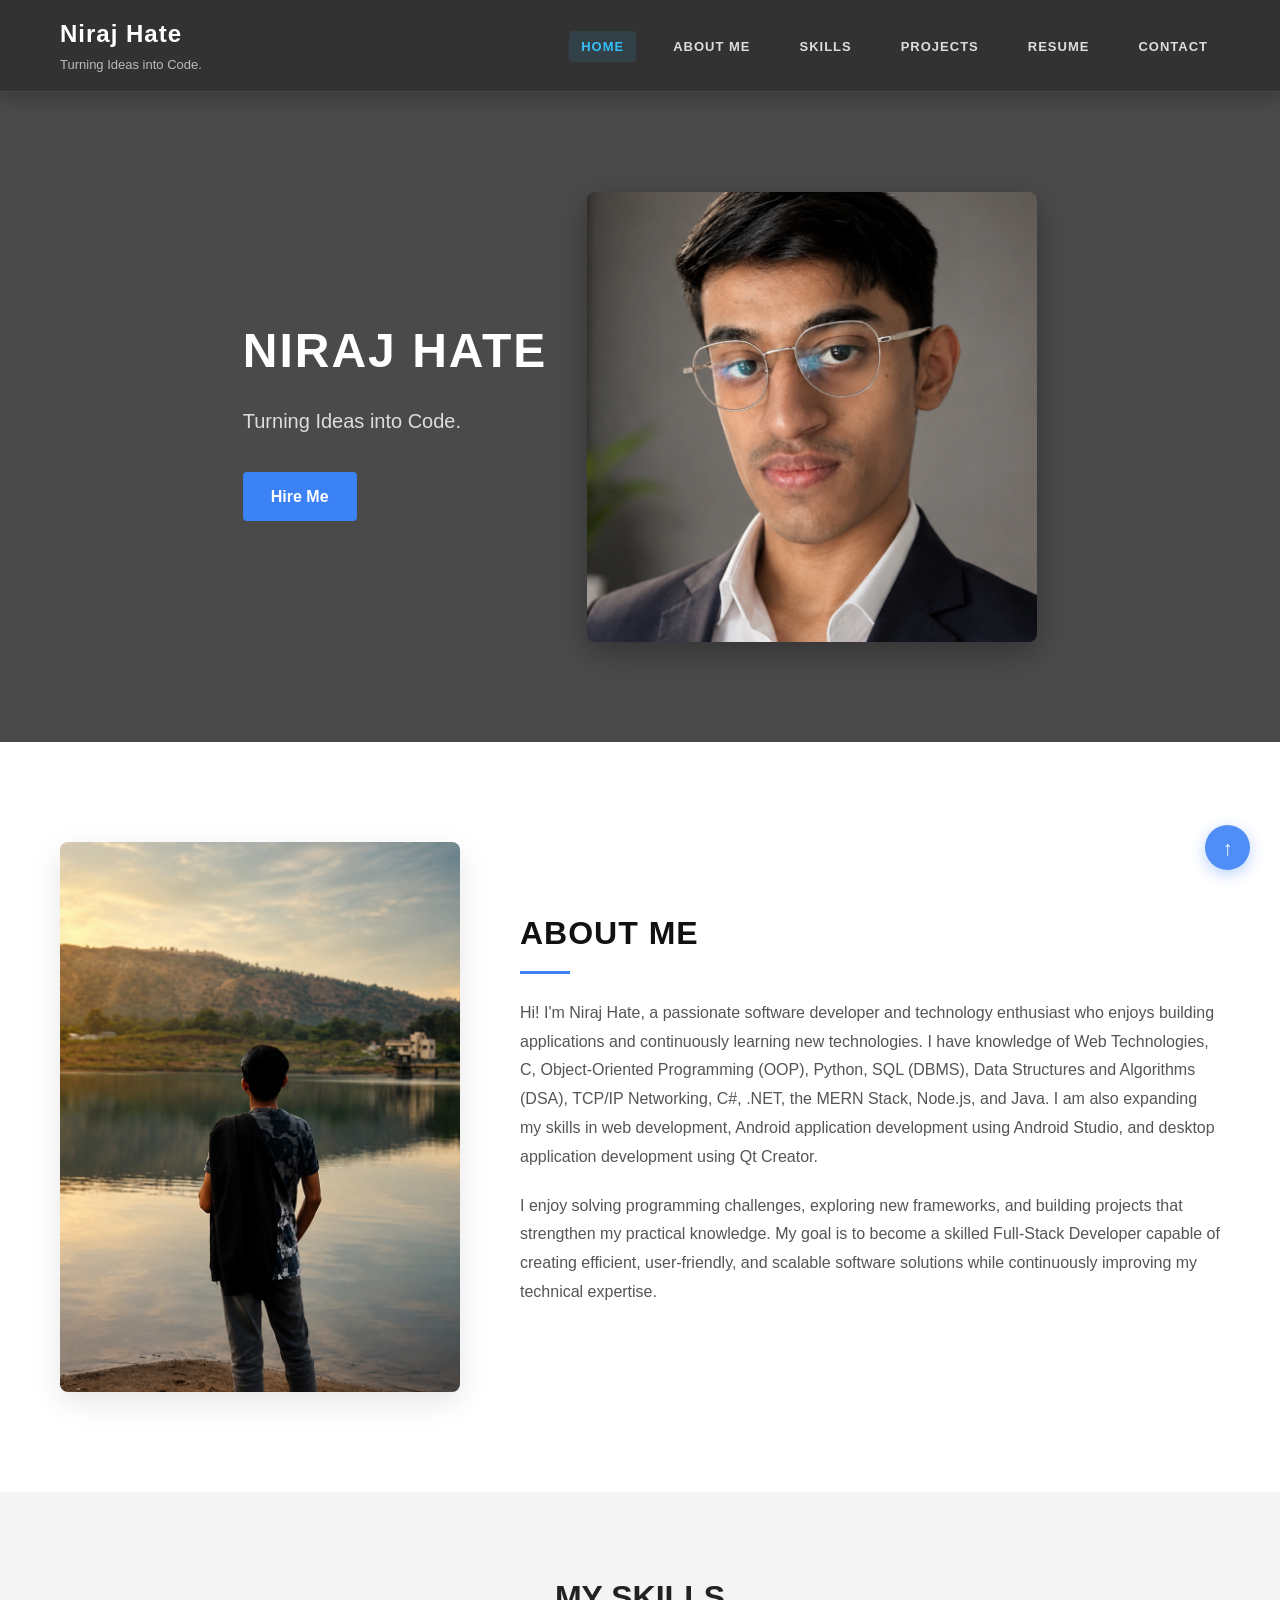
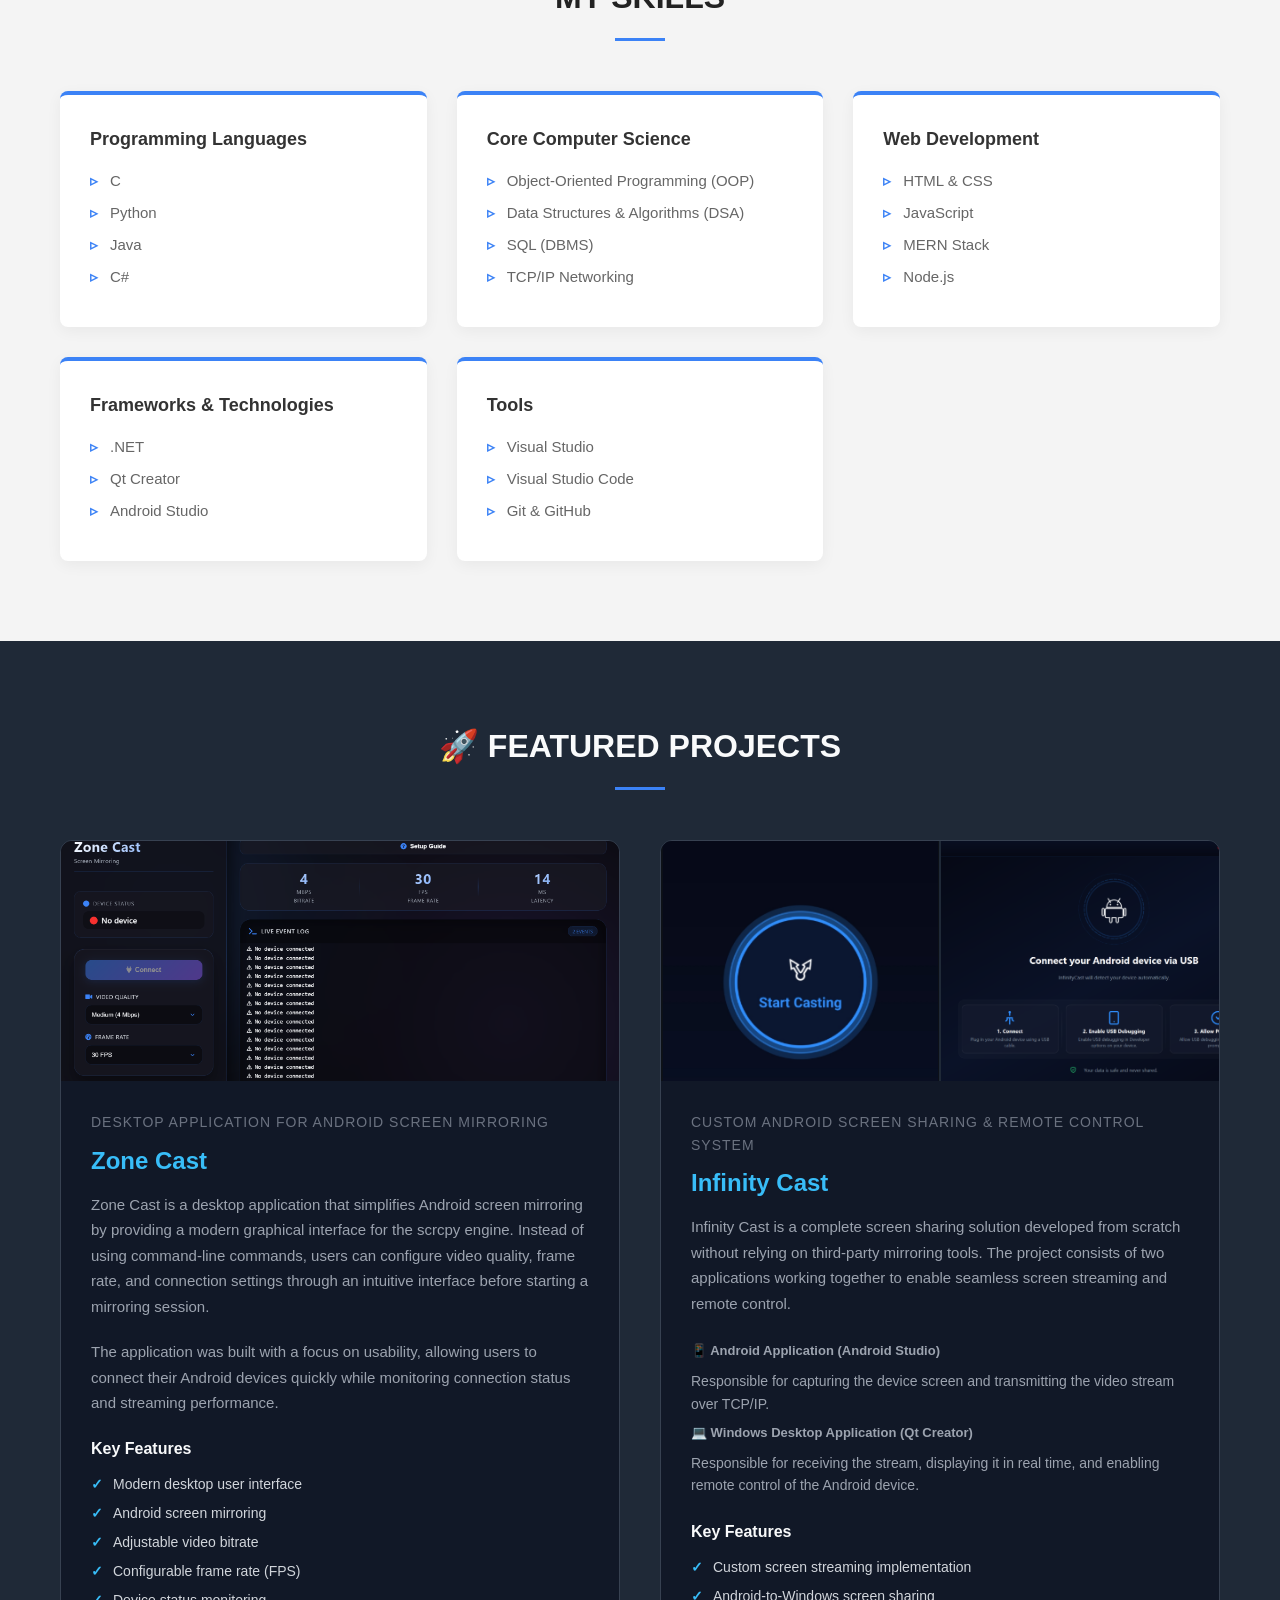
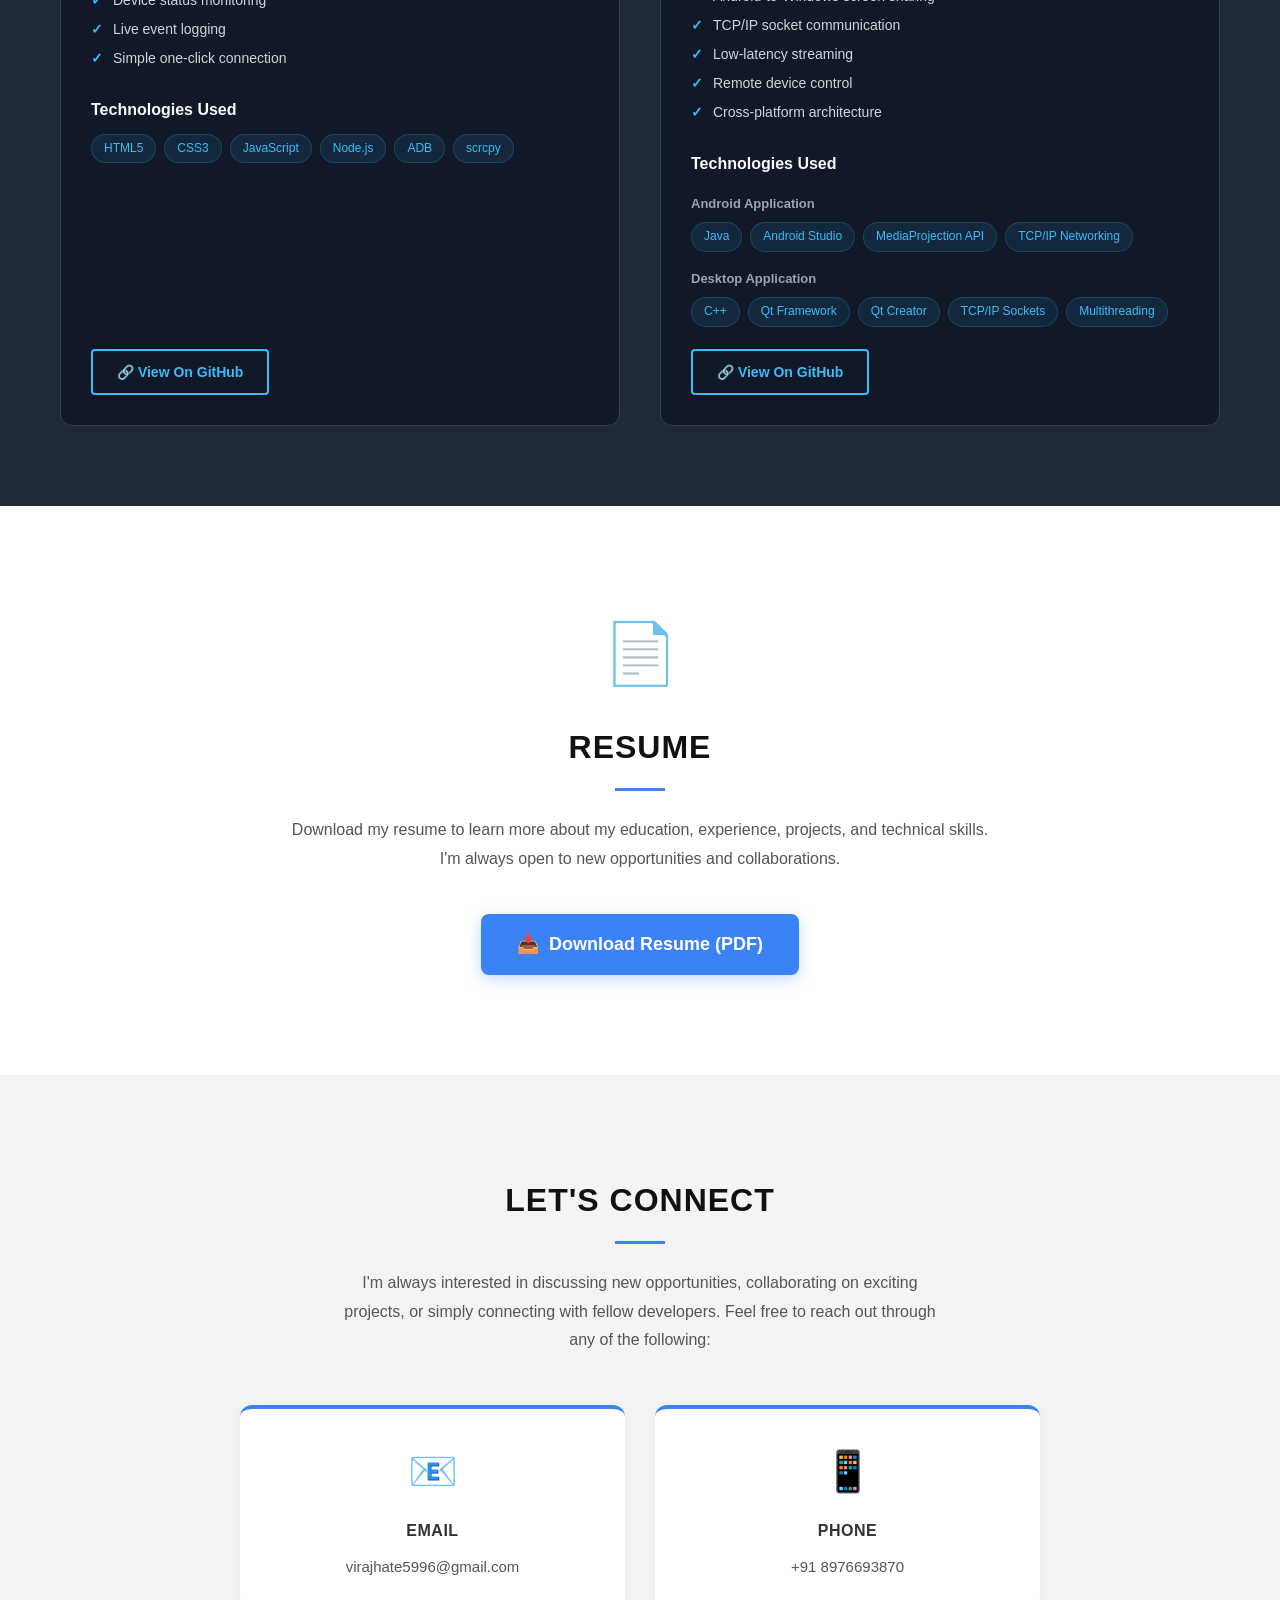
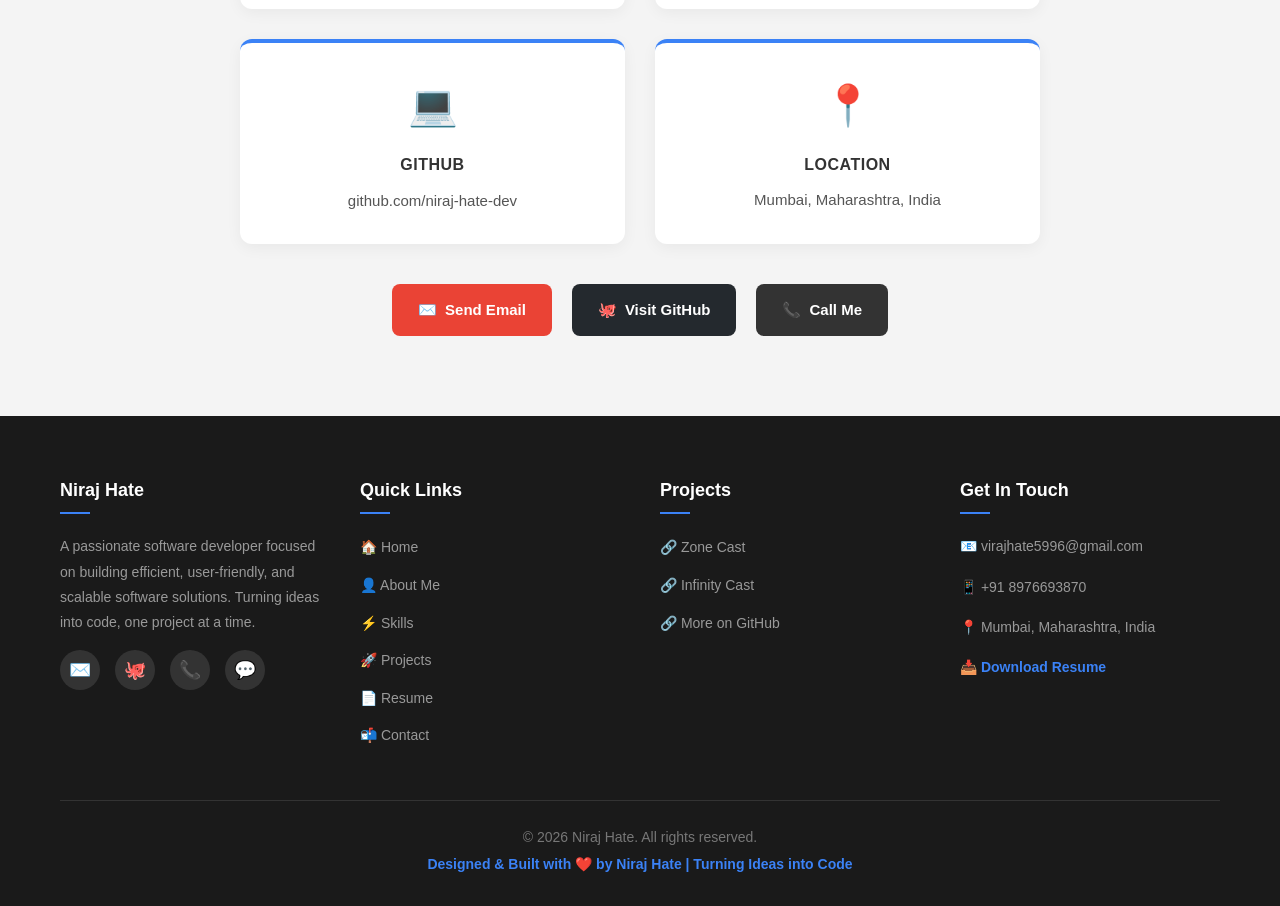
<file: Task1_Portfolio/index.html>
<!DOCTYPE html>
<html lang="en">
<head>
    <meta charset="UTF-8">
    <meta name="viewport" content="width=device-width, initial-scale=1.0, user-scalable=yes">
    <title>Niraj Hate | Online Portfolio</title>
    <style>
        /* CSS Reset & General Styles */
        * {
            margin: 0;
            padding: 0;
            box-sizing: border-box;
            font-family: 'Segoe UI', Tahoma, Geneva, Verdana, sans-serif;
        }

        html {
            scroll-behavior: smooth;
        }

        body {
            line-height: 1.6;
            color: #333;
            background-color: #2b2b2b;
        }

        a {
            text-decoration: none;
            color: inherit;
        }

        .container {
            max-width: 1200px;
            margin: 0 auto;
            padding: 0 20px;
        }

        /* Buttons */
        .btn {
            display: inline-block;
            background-color: #3b82f6;
            color: white;
            padding: 12px 28px;
            border-radius: 4px;
            font-weight: bold;
            border: none;
            cursor: pointer;
            text-transform: capitalize;
            transition: background-color 0.3s, transform 0.2s;
        }

        .btn:hover {
            background-color: #2563eb;
            transform: translateY(-2px);
        }

        .btn-outline {
            display: inline-block;
            background-color: transparent;
            color: #38bdf8;
            padding: 10px 24px;
            border-radius: 4px;
            font-weight: 600;
            border: 2px solid #38bdf8;
            cursor: pointer;
            text-transform: capitalize;
            transition: background-color 0.3s, color 0.3s, transform 0.2s;
            font-size: 14px;
            margin-top: 10px;
        }

        .btn-outline:hover {
            background-color: #38bdf8;
            color: #111827;
            transform: translateY(-2px);
        }

        .btn-download {
            display: inline-flex;
            align-items: center;
            gap: 10px;
            background-color: #3b82f6;
            color: white;
            padding: 16px 36px;
            border-radius: 8px;
            font-weight: 700;
            font-size: 18px;
            border: none;
            cursor: pointer;
            transition: all 0.3s ease;
            box-shadow: 0 4px 15px rgba(59, 130, 246, 0.3);
        }

        .btn-download:hover {
            background-color: #2563eb;
            transform: translateY(-3px);
            box-shadow: 0 8px 25px rgba(59, 130, 246, 0.5);
        }

        .btn-download i {
            font-size: 22px;
        }

        /* Header Navigation - FLOATING/STICKY */
        header {
            position: sticky;
            top: 0;
            left: 0;
            width: 100%;
            z-index: 1000;
            background-color: rgba(51, 51, 51, 0.95);
            backdrop-filter: blur(10px);
            color: white;
            padding: 15px 0;
            border-bottom: 1px solid rgba(255, 255, 255, 0.1);
            box-shadow: 0 4px 20px rgba(0, 0, 0, 0.3);
            transition: all 0.3s ease;
        }

        .header-content {
            display: flex;
            justify-content: space-between;
            align-items: center;
            flex-wrap: wrap;
        }

        .logo h1 {
            font-size: 24px;
            font-weight: bold;
            letter-spacing: 1px;
            color: white;
        }

        .logo p {
            font-size: 13px;
            color: #bbb;
            margin-top: 2px;
        }

        nav ul {
            list-style: none;
            display: flex;
            gap: 25px;
            flex-wrap: wrap;
            align-items: center;
        }

        nav ul li a {
            font-size: 13px;
            font-weight: 600;
            text-transform: uppercase;
            letter-spacing: 1px;
            transition: color 0.3s, background-color 0.3s;
            padding: 8px 12px;
            border-radius: 4px;
            color: #ddd;
        }

        nav ul li a:hover {
            color: #38bdf8;
            background-color: rgba(255, 255, 255, 0.05);
        }

        nav ul li a.active {
            color: #38bdf8;
            background-color: rgba(56, 189, 248, 0.1);
        }

        /* Hero Section */
        .hero {
            background-color: #4a4a4a;
            color: white;
            padding: 100px 0;
            min-height: 60vh;
            display: flex;
            align-items: center;
            margin-top: 0;
        }

        .hero-content {
            display: flex;
            align-items: center;
            justify-content: space-between;
            gap: 40px;
        }

        .hero-text {
            flex: 1;
        }

        .hero-text h2 {
            font-size: 48px;
            margin-bottom: 15px;
            text-transform: uppercase;
            letter-spacing: 2px;
        }

        .hero-text p {
            font-size: 20px;
            margin-bottom: 35px;
            color: #ddd;
            font-weight: 300;
        }

        .hero-image {
            flex: 1;
            display: flex;
            justify-content: flex-end;
        }

        .hero-image-placeholder {
            width: 450px;
            height: 450px;
            background-color: #333;
            border-radius: 8px;
            background-image: url('myface/myface.png');
            background-size: cover;
            background-position: center;
            box-shadow: 0 10px 30px rgba(0,0,0,0.3);
        }

        /* About Section */
        .about {
            background-color: white;
            padding: 100px 0;
            scroll-margin-top: 80px;
        }

        .about-content {
            display: flex;
            align-items: center;
            gap: 60px;
        }

        .about-image-placeholder {
            width: 400px;
            height: 550px;
            background-color: #eaeaea;
            border-radius: 8px;
            background-image: url('myface/myface1.png');
            background-size: cover;
            background-position: center;
            box-shadow: 0 10px 30px rgba(0,0,0,0.1);
        }

        .about-text {
            flex: 1;
        }

        .about-text h3 {
            font-size: 32px;
            margin-bottom: 25px;
            text-transform: uppercase;
            letter-spacing: 1px;
            color: #111;
        }

        .about-text h3::after {
            content: '';
            display: block;
            width: 50px;
            height: 3px;
            background-color: #3b82f6;
            margin-top: 12px;
        }

        .about-text p {
            margin-bottom: 20px;
            color: #555;
            font-size: 16px;
            line-height: 1.8;
        }

        /* Skills Section */
        .skills {
            background-color: #f4f4f4;
            padding: 80px 0;
            scroll-margin-top: 80px;
        }

        .section-title {
            text-align: center;
            font-size: 32px;
            text-transform: uppercase;
            margin-bottom: 50px;
            color: #222;
        }
        
        .section-title::after {
            content: '';
            display: block;
            width: 50px;
            height: 3px;
            background-color: #3b82f6;
            margin: 15px auto 0;
        }

        .skills-grid {
            display: grid;
            grid-template-columns: repeat(auto-fit, minmax(280px, 1fr));
            gap: 30px;
        }

        .skill-card {
            background-color: white;
            padding: 30px;
            border-radius: 8px;
            box-shadow: 0 4px 15px rgba(0,0,0,0.05);
            border-top: 4px solid #3b82f6;
        }

        .skill-card h4 {
            font-size: 18px;
            margin-bottom: 15px;
            color: #333;
        }

        .skill-card ul {
            list-style: none;
        }

        .skill-card ul li {
            position: relative;
            padding-left: 20px;
            margin-bottom: 8px;
            color: #666;
            font-size: 15px;
        }

        .skill-card ul li::before {
            content: '▹';
            position: absolute;
            left: 0;
            color: #3b82f6;
            font-weight: bold;
        }

        /* Projects Section */
        .bg-darker {
            background-color: #1f2937;
            padding: 80px 0;
            scroll-margin-top: 80px;
        }

        .bg-darker .section-title {
            color: #f9fafb;
        }

        .projects-grid {
            display: grid;
            grid-template-columns: repeat(auto-fit, minmax(380px, 1fr));
            gap: 40px;
        }

        .project-card {
            background-color: #111827;
            border-radius: 12px;
            border: 1px solid #374151;
            transition: transform 0.3s, box-shadow 0.3s, border-color 0.3s;
            overflow: hidden;
            display: flex;
            flex-direction: column;
        }

        .project-card:hover {
            transform: translateY(-8px);
            box-shadow: 0 20px 40px rgba(0,0,0,0.5);
            border-color: #38bdf8;
        }

        .project-image {
            width: 100%;
            height: 240px;
            object-fit: cover;
            display: block;
        }

        .project-gallery {
            display: grid;
            grid-template-columns: 1fr 1fr;
            grid-template-rows: 240px;
            gap: 2px;
            background-color: #1f2937;
        }

        .project-gallery img {
            width: 100%;
            height: 100%;
            object-fit: cover;
            display: block;
        }

        .project-info {
            padding: 30px;
            flex-grow: 1;
            display: flex;
            flex-direction: column;
        }

        .project-subtitle {
            color: #6b7280;
            font-size: 14px;
            font-weight: 500;
            text-transform: uppercase;
            letter-spacing: 1px;
            margin-bottom: 8px;
        }

        .project-info h3 {
            color: #38bdf8;
            margin-bottom: 12px;
            font-size: 24px;
            font-weight: 700;
        }

        .project-description {
            color: #9ca3af;
            font-size: 15px;
            line-height: 1.7;
            margin-bottom: 20px;
        }

        .feature-list {
            list-style: none;
            margin-bottom: 20px;
            padding: 0;
        }

        .feature-list li {
            position: relative;
            padding-left: 22px;
            margin-bottom: 8px;
            color: #d1d5db;
            font-size: 14px;
            line-height: 1.5;
        }

        .feature-list li::before {
            content: '✓';
            position: absolute;
            left: 0;
            color: #38bdf8;
            font-weight: bold;
            font-size: 14px;
        }

        .tech-tags {
            display: flex;
            flex-wrap: wrap;
            gap: 8px;
            margin-bottom: 20px;
        }

        .tech-tag {
            background-color: rgba(56, 189, 248, 0.1);
            color: #38bdf8;
            padding: 4px 12px;
            border-radius: 20px;
            font-size: 12px;
            font-weight: 500;
            border: 1px solid rgba(56, 189, 248, 0.2);
        }

        .tech-category {
            color: #9ca3af;
            font-size: 13px;
            font-weight: 600;
            margin-bottom: 8px;
            margin-top: 5px;
        }

        .project-links {
            margin-top: auto;
            display: flex;
            gap: 15px;
            flex-wrap: wrap;
        }

        /* Resume Section */
        .resume-section {
            background-color: white;
            padding: 100px 0;
            scroll-margin-top: 80px;
            text-align: center;
        }

        .resume-content {
            max-width: 700px;
            margin: 0 auto;
        }

        .resume-content h2 {
            font-size: 32px;
            margin-bottom: 25px;
            text-transform: uppercase;
            letter-spacing: 1px;
            color: #111;
        }

        .resume-content h2::after {
            content: '';
            display: block;
            width: 50px;
            height: 3px;
            background-color: #3b82f6;
            margin: 15px auto 0;
        }

        .resume-content p {
            color: #555;
            font-size: 16px;
            line-height: 1.8;
            margin-bottom: 40px;
        }

        .resume-icon {
            font-size: 60px;
            margin-bottom: 20px;
            display: block;
        }

        /* Contact Section */
        .contact-section {
            background-color: #f4f4f4;
            padding: 100px 0 80px;
            scroll-margin-top: 80px;
        }

        .contact-content {
            max-width: 800px;
            margin: 0 auto;
            text-align: center;
        }

        .contact-content h2 {
            font-size: 32px;
            margin-bottom: 25px;
            text-transform: uppercase;
            letter-spacing: 1px;
            color: #111;
        }

        .contact-content h2::after {
            content: '';
            display: block;
            width: 50px;
            height: 3px;
            background-color: #3b82f6;
            margin: 15px auto 0;
        }

        .contact-intro {
            color: #555;
            font-size: 16px;
            line-height: 1.8;
            margin-bottom: 50px;
            max-width: 600px;
            margin-left: auto;
            margin-right: auto;
        }

        .contact-grid {
            display: grid;
            grid-template-columns: repeat(auto-fit, minmax(250px, 1fr));
            gap: 30px;
            margin-bottom: 40px;
        }

        .contact-card {
            background-color: white;
            padding: 30px 20px;
            border-radius: 12px;
            box-shadow: 0 4px 15px rgba(0,0,0,0.05);
            transition: transform 0.3s, box-shadow 0.3s;
            text-align: center;
            border-top: 4px solid #3b82f6;
        }

        .contact-card:hover {
            transform: translateY(-5px);
            box-shadow: 0 10px 30px rgba(0,0,0,0.1);
        }

        .contact-icon {
            font-size: 40px;
            margin-bottom: 15px;
            display: block;
        }

        .contact-card h4 {
            font-size: 16px;
            color: #333;
            margin-bottom: 10px;
            font-weight: 700;
            text-transform: uppercase;
            letter-spacing: 0.5px;
        }

        .contact-card p, .contact-card a {
            color: #555;
            font-size: 15px;
            line-height: 1.6;
            word-break: break-word;
            transition: color 0.3s;
        }

        .contact-card a:hover {
            color: #3b82f6;
        }

        .social-links {
            display: flex;
            justify-content: center;
            gap: 20px;
            margin-top: 40px;
            flex-wrap: wrap;
        }

        .social-btn {
            display: inline-flex;
            align-items: center;
            gap: 8px;
            background-color: #333;
            color: white;
            padding: 12px 24px;
            border-radius: 8px;
            font-weight: 600;
            font-size: 15px;
            transition: all 0.3s ease;
            border: 2px solid transparent;
        }

        .social-btn:hover {
            background-color: #3b82f6;
            border-color: #3b82f6;
            transform: translateY(-2px);
            box-shadow: 0 5px 15px rgba(59, 130, 246, 0.4);
        }

        .social-btn.github {
            background-color: #24292e;
        }

        .social-btn.github:hover {
            background-color: #2dba4e;
            border-color: #2dba4e;
        }

        .social-btn.email {
            background-color: #ea4335;
        }

        .social-btn.email:hover {
            background-color: #d33426;
            border-color: #d33426;
        }

        /* Footer */
        footer {
            background-color: #1a1a1a;
            color: #cccccc;
            padding: 60px 0 0;
            scroll-margin-top: 80px;
        }

        .footer-content {
            display: grid;
            grid-template-columns: repeat(auto-fit, minmax(250px, 1fr));
            gap: 40px;
            padding-bottom: 40px;
            border-bottom: 1px solid #333;
        }

        .footer-column h4 {
            color: white;
            font-size: 18px;
            margin-bottom: 20px;
            font-weight: 700;
            position: relative;
            padding-bottom: 10px;
        }

        .footer-column h4::after {
            content: '';
            position: absolute;
            bottom: 0;
            left: 0;
            width: 30px;
            height: 2px;
            background-color: #3b82f6;
        }

        .footer-column p {
            color: #999;
            font-size: 14px;
            line-height: 1.8;
            margin-bottom: 15px;
        }

        .footer-links {
            list-style: none;
            padding: 0;
        }

        .footer-links li {
            margin-bottom: 12px;
        }

        .footer-links li a {
            color: #999;
            font-size: 14px;
            transition: color 0.3s, padding-left 0.3s;
            display: inline-block;
        }

        .footer-links li a:hover {
            color: #3b82f6;
            padding-left: 5px;
        }

        .footer-social {
            display: flex;
            gap: 15px;
            margin-top: 15px;
            flex-wrap: wrap;
        }

        .footer-social a {
            display: inline-flex;
            align-items: center;
            justify-content: center;
            width: 40px;
            height: 40px;
            background-color: #333;
            color: white;
            border-radius: 50%;
            font-size: 18px;
            transition: all 0.3s ease;
        }

        .footer-social a:hover {
            background-color: #3b82f6;
            transform: translateY(-3px);
            box-shadow: 0 5px 15px rgba(59, 130, 246, 0.4);
        }

        .footer-bottom {
            padding: 25px 0;
            text-align: center;
        }

        .footer-bottom p {
            color: #777;
            font-size: 14px;
            margin-bottom: 5px;
        }

        .footer-bottom .footer-tagline {
            color: #3b82f6;
            font-weight: 600;
            margin-top: 5px;
        }

        .back-to-top {
            display: inline-flex;
            align-items: center;
            justify-content: center;
            width: 45px;
            height: 45px;
            background-color: #3b82f6;
            color: white;
            border-radius: 50%;
            font-size: 20px;
            position: fixed;
            bottom: 30px;
            right: 30px;
            z-index: 999;
            box-shadow: 0 4px 15px rgba(59, 130, 246, 0.4);
            transition: all 0.3s ease;
            opacity: 0.9;
        }

        .back-to-top:hover {
            background-color: #2563eb;
            transform: translateY(-3px);
            box-shadow: 0 8px 25px rgba(59, 130, 246, 0.6);
            opacity: 1;
        }

        /* Responsive Design */
        @media (max-width: 900px) {
            .hero-content, .about-content {
                flex-direction: column;
                text-align: center;
            }

            .hero-image, .about-image-placeholder {
                width: 100%;
                max-width: 450px;
                margin: 0 auto;
                justify-content: center;
            }
            
            .about-text h3::after {
                margin: 12px auto 0;
            }

            .projects-grid {
                grid-template-columns: 1fr;
            }

            .contact-grid {
                grid-template-columns: 1fr;
                max-width: 400px;
                margin-left: auto;
                margin-right: auto;
            }

            .footer-content {
                grid-template-columns: 1fr;
                text-align: center;
            }

            .footer-column h4::after {
                left: 50%;
                transform: translateX(-50%);
            }

            .footer-social {
                justify-content: center;
            }
        }

        @media (max-width: 768px) {
            .header-content {
                flex-direction: column;
                gap: 10px;
            }
            
            nav ul {
                justify-content: center;
                gap: 12px;
            }

            nav ul li a {
                font-size: 11px;
                padding: 6px 10px;
            }

            .hero-text h2 {
                font-size: 36px;
            }

            .logo h1 {
                font-size: 22px;
            }
            
            .project-gallery {
                grid-template-columns: 1fr 1fr;
                grid-template-rows: 200px;
            }

            .social-links {
                flex-direction: column;
                align-items: center;
            }

            .social-btn {
                width: 100%;
                max-width: 300px;
                justify-content: center;
            }

            .back-to-top {
                bottom: 20px;
                right: 20px;
                width: 40px;
                height: 40px;
                font-size: 18px;
            }
        }
        
        @media (max-width: 480px) {
            .project-gallery {
                grid-template-columns: 1fr;
                grid-template-rows: 220px 220px;
            }
            
            .project-links {
                flex-direction: column;
            }
        }
    </style>
</head>
<body>

    <header>
        <div class="container header-content">
            <div class="logo">
                <h1>Niraj Hate</h1>
                <p>Turning Ideas into Code.</p>
            </div>
            <nav>
                <ul>
                    <li><a href="#" class="active">Home</a></li>
                    <li><a href="#about">About Me</a></li>
                    <li><a href="#skills">Skills</a></li>
                    <li><a href="#projects">Projects</a></li>
                    <li><a href="#resume">Resume</a></li>
                    <li><a href="#contact">Contact</a></li>
                </ul>
            </nav>
        </div>
    </header>

    <section class="hero">
        <div class="container hero-content">
            <div class="hero-text">
                <h2>Niraj Hate</h2>
                <p>Turning Ideas into Code.</p>
                <a href="#contact" class="btn">Hire Me</a>
            </div>
            <div class="hero-image">
                <div class="hero-image-placeholder"></div>
            </div>
        </div>
    </section>

    <section id="about" class="about">
        <div class="container about-content">
            <div class="about-image-placeholder"></div>
            
            <div class="about-text">
                <h3>About Me</h3>
                <p>Hi! I'm Niraj Hate, a passionate software developer and technology enthusiast who enjoys building applications and continuously learning new technologies. I have knowledge of Web Technologies, C, Object-Oriented Programming (OOP), Python, SQL (DBMS), Data Structures and Algorithms (DSA), TCP/IP Networking, C#, .NET, the MERN Stack, Node.js, and Java. I am also expanding my skills in web development, Android application development using Android Studio, and desktop application development using Qt Creator.</p>
                <p>I enjoy solving programming challenges, exploring new frameworks, and building projects that strengthen my practical knowledge. My goal is to become a skilled Full-Stack Developer capable of creating efficient, user-friendly, and scalable software solutions while continuously improving my technical expertise.</p>
            </div>
        </div>
    </section>

    <section id="skills" class="skills">
        <div class="container">
            <h2 class="section-title">My Skills</h2>
            
            <div class="skills-grid">
                <div class="skill-card">
                    <h4>Programming Languages</h4>
                    <ul>
                        <li>C</li>
                        <li>Python</li>
                        <li>Java</li>
                        <li>C#</li>
                    </ul>
                </div>

                <div class="skill-card">
                    <h4>Core Computer Science</h4>
                    <ul>
                        <li>Object-Oriented Programming (OOP)</li>
                        <li>Data Structures & Algorithms (DSA)</li>
                        <li>SQL (DBMS)</li>
                        <li>TCP/IP Networking</li>
                    </ul>
                </div>

                <div class="skill-card">
                    <h4>Web Development</h4>
                    <ul>
                        <li>HTML & CSS</li>
                        <li>JavaScript</li>
                        <li>MERN Stack</li>
                        <li>Node.js</li>
                    </ul>
                </div>

                <div class="skill-card">
                    <h4>Frameworks & Technologies</h4>
                    <ul>
                        <li>.NET</li>
                        <li>Qt Creator</li>
                        <li>Android Studio</li>
                    </ul>
                </div>

                <div class="skill-card">
                    <h4>Tools</h4>
                    <ul>
                        <li>Visual Studio</li>
                        <li>Visual Studio Code</li>
                        <li>Git & GitHub</li>
                    </ul>
                </div>
            </div>
        </div>
    </section>

    <section id="projects" class="bg-darker">
        <div class="container">
            <h2 class="section-title">🚀 Featured Projects</h2>
            
            <div class="projects-grid">
                
                <!-- Zone Cast Project -->
                <div class="project-card">
                    <img class="project-image" src="image/zonecastimage.png" alt="Zone Cast Dashboard Interface">
                    
                    <div class="project-info">
                        <p class="project-subtitle">Desktop Application for Android Screen Mirroring</p>
                        <h3>Zone Cast</h3>
                        <p class="project-description">
                            Zone Cast is a desktop application that simplifies Android screen mirroring by providing a modern graphical interface for the scrcpy engine. Instead of using command-line commands, users can configure video quality, frame rate, and connection settings through an intuitive interface before starting a mirroring session.
                        </p>
                        <p class="project-description">
                            The application was built with a focus on usability, allowing users to connect their Android devices quickly while monitoring connection status and streaming performance.
                        </p>
                        
                        <h4 style="color: #f9fafb; margin-bottom: 12px; font-size: 16px;">Key Features</h4>
                        <ul class="feature-list">
                            <li>Modern desktop user interface</li>
                            <li>Android screen mirroring</li>
                            <li>Adjustable video bitrate</li>
                            <li>Configurable frame rate (FPS)</li>
                            <li>Device status monitoring</li>
                            <li>Live event logging</li>
                            <li>Simple one-click connection</li>
                        </ul>
                        
                        <h4 style="color: #f9fafb; margin-bottom: 12px; font-size: 16px;">Technologies Used</h4>
                        <div class="tech-tags">
                            <span class="tech-tag">HTML5</span>
                            <span class="tech-tag">CSS3</span>
                            <span class="tech-tag">JavaScript</span>
                            <span class="tech-tag">Node.js</span>
                            <span class="tech-tag">ADB</span>
                            <span class="tech-tag">scrcpy</span>
                        </div>
                        
                        <div class="project-links">
                            <a href="https://github.com/niraj-hate-dev/Zone-Cast-scrcpy-control-panel-" target="_blank" class="btn-outline">🔗 View on GitHub</a>
                        </div>
                    </div>
                </div>

                <!-- Infinity Cast Project -->
                <div class="project-card">
                    <div class="project-gallery">
                        <img src="image/infintycastmobileui.png" alt="Infinity Cast Mobile UI">
                        <img src="image/infinitycastdesktopui.png" alt="Infinity Cast Desktop UI">
                    </div>
                    
                    <div class="project-info">
                        <p class="project-subtitle">Custom Android Screen Sharing & Remote Control System</p>
                        <h3>Infinity Cast</h3>
                        <p class="project-description">
                            Infinity Cast is a complete screen sharing solution developed from scratch without relying on third-party mirroring tools. The project consists of two applications working together to enable seamless screen streaming and remote control.
                        </p>
                        
                        <div style="margin-bottom: 15px;">
                            <p class="tech-category">📱 Android Application (Android Studio)</p>
                            <p style="color: #9ca3af; font-size: 14px; margin-bottom: 8px;">Responsible for capturing the device screen and transmitting the video stream over TCP/IP.</p>
                            
                            <p class="tech-category">💻 Windows Desktop Application (Qt Creator)</p>
                            <p style="color: #9ca3af; font-size: 14px; margin-bottom: 8px;">Responsible for receiving the stream, displaying it in real time, and enabling remote control of the Android device.</p>
                        </div>
                        
                        <h4 style="color: #f9fafb; margin-bottom: 12px; font-size: 16px;">Key Features</h4>
                        <ul class="feature-list">
                            <li>Custom screen streaming implementation</li>
                            <li>Android-to-Windows screen sharing</li>
                            <li>TCP/IP socket communication</li>
                            <li>Low-latency streaming</li>
                            <li>Remote device control</li>
                            <li>Cross-platform architecture</li>
                        </ul>
                        
                        <h4 style="color: #f9fafb; margin-bottom: 12px; font-size: 16px;">Technologies Used</h4>
                        
                        <p class="tech-category">Android Application</p>
                        <div class="tech-tags" style="margin-bottom: 12px;">
                            <span class="tech-tag">Java</span>
                            <span class="tech-tag">Android Studio</span>
                            <span class="tech-tag">MediaProjection API</span>
                            <span class="tech-tag">TCP/IP Networking</span>
                        </div>
                        
                        <p class="tech-category">Desktop Application</p>
                        <div class="tech-tags" style="margin-bottom: 12px;">
                            <span class="tech-tag">C++</span>
                            <span class="tech-tag">Qt Framework</span>
                            <span class="tech-tag">Qt Creator</span>
                            <span class="tech-tag">TCP/IP Sockets</span>
                            <span class="tech-tag">Multithreading</span>
                        </div>
                        
                        <div class="project-links">
                            <a href="https://github.com/niraj-hate-dev/InfinityCast" target="_blank" class="btn-outline">🔗 View on GitHub</a>
                        </div>
                    </div>
                </div>

            </div>
        </div>
    </section>

    <!-- Resume Section -->
    <section id="resume" class="resume-section">
        <div class="container">
            <div class="resume-content">
                <span class="resume-icon">📄</span>
                <h2>Resume</h2>
                <p>Download my resume to learn more about my education, experience, projects, and technical skills. I'm always open to new opportunities and collaborations.</p>
                <a href="resume/Niraj_Hate_Resume1.pdf" class="btn-download" download>
                    <span>📥</span> Download Resume (PDF)
                </a>
            </div>
        </div>
    </section>

    <!-- Contact Section -->
    <section id="contact" class="contact-section">
        <div class="container">
            <div class="contact-content">
                <h2>Let's Connect</h2>
                <p class="contact-intro">
                    I'm always interested in discussing new opportunities, collaborating on exciting projects, or simply connecting with fellow developers. Feel free to reach out through any of the following:
                </p>
                
                <div class="contact-grid">
                    <!-- Email -->
                    <div class="contact-card">
                        <span class="contact-icon">📧</span>
                        <h4>Email</h4>
                        <a href="mailto:virajhate5996@gmail.com">virajhate5996@gmail.com</a>
                    </div>
                    
                    <!-- Phone -->
                    <div class="contact-card">
                        <span class="contact-icon">📱</span>
                        <h4>Phone</h4>
                        <a href="tel:+918976693870">+91 8976693870</a>
                    </div>
                    
                    <!-- GitHub -->
                    <div class="contact-card">
                        <span class="contact-icon">💻</span>
                        <h4>GitHub</h4>
                        <a href="https://github.com/niraj-hate-dev" target="_blank">github.com/niraj-hate-dev</a>
                    </div>
                    
                    <!-- Location -->
                    <div class="contact-card">
                        <span class="contact-icon">📍</span>
                        <h4>Location</h4>
                        <p>Mumbai, Maharashtra, India</p>
                    </div>
                </div>
                
                <!-- Social Buttons -->
                <div class="social-links">
                    <a href="mailto:virajhate5996@gmail.com" class="social-btn email">
                        <span>✉️</span> Send Email
                    </a>
                    <a href="https://github.com/niraj-hate-dev" target="_blank" class="social-btn github">
                        <span>🐙</span> Visit GitHub
                    </a>
                    <a href="tel:+918976693870" class="social-btn">
                        <span>📞</span> Call Me
                    </a>
                </div>
            </div>
        </div>
    </section>

    <!-- Enhanced Footer -->
    <footer>
        <div class="container">
            <div class="footer-content">
                <!-- About Column -->
                <div class="footer-column">
                    <h4>Niraj Hate</h4>
                    <p>A passionate software developer focused on building efficient, user-friendly, and scalable software solutions. Turning ideas into code, one project at a time.</p>
                    <div class="footer-social">
                        <a href="mailto:virajhate5996@gmail.com" title="Email">✉️</a>
                        <a href="https://github.com/niraj-hate-dev" target="_blank" title="GitHub">🐙</a>
                        <a href="tel:+918976693870" title="Phone">📞</a>
                        <a href="#contact" title="Contact">💬</a>
                    </div>
                </div>
                
                <!-- Quick Links Column -->
                <div class="footer-column">
                    <h4>Quick Links</h4>
                    <ul class="footer-links">
                        <li><a href="#">🏠 Home</a></li>
                        <li><a href="#about">👤 About Me</a></li>
                        <li><a href="#skills">⚡ Skills</a></li>
                        <li><a href="#projects">🚀 Projects</a></li>
                        <li><a href="#resume">📄 Resume</a></li>
                        <li><a href="#contact">📬 Contact</a></li>
                    </ul>
                </div>
                
                <!-- Projects Column -->
                <div class="footer-column">
                    <h4>Projects</h4>
                    <ul class="footer-links">
                        <li><a href="https://github.com/niraj-hate-dev/Zone-Cast-scrcpy-control-panel-" target="_blank">🔗 Zone Cast</a></li>
                        <li><a href="https://github.com/niraj-hate-dev/InfinityCast" target="_blank">🔗 Infinity Cast</a></li>
                        <li><a href="https://github.com/niraj-hate-dev" target="_blank">🔗 More on GitHub</a></li>
                    </ul>
                </div>
                
                <!-- Contact Info Column -->
                <div class="footer-column">
                    <h4>Get In Touch</h4>
                    <p>📧 virajhate5996@gmail.com</p>
                    <p>📱 +91 8976693870</p>
                    <p>📍 Mumbai, Maharashtra, India</p>
                    <p style="margin-top: 10px;">
                        <a href="resume/Niraj_Hate_Resume1.pdf" download style="color: #3b82f6; font-weight: 600;">📥 Download Resume</a>
                    </p>
                </div>
            </div>
            
            <!-- Footer Bottom -->
            <div class="footer-bottom">
                <p>&copy; 2026 Niraj Hate. All rights reserved.</p>
                <p class="footer-tagline">Designed & Built with ❤️ by Niraj Hate | Turning Ideas into Code</p>
            </div>
        </div>
    </footer>
    
    <!-- Back to Top Button -->
    <a href="#" class="back-to-top" title="Back to Top">↑</a>

</body>
</html>
</file>
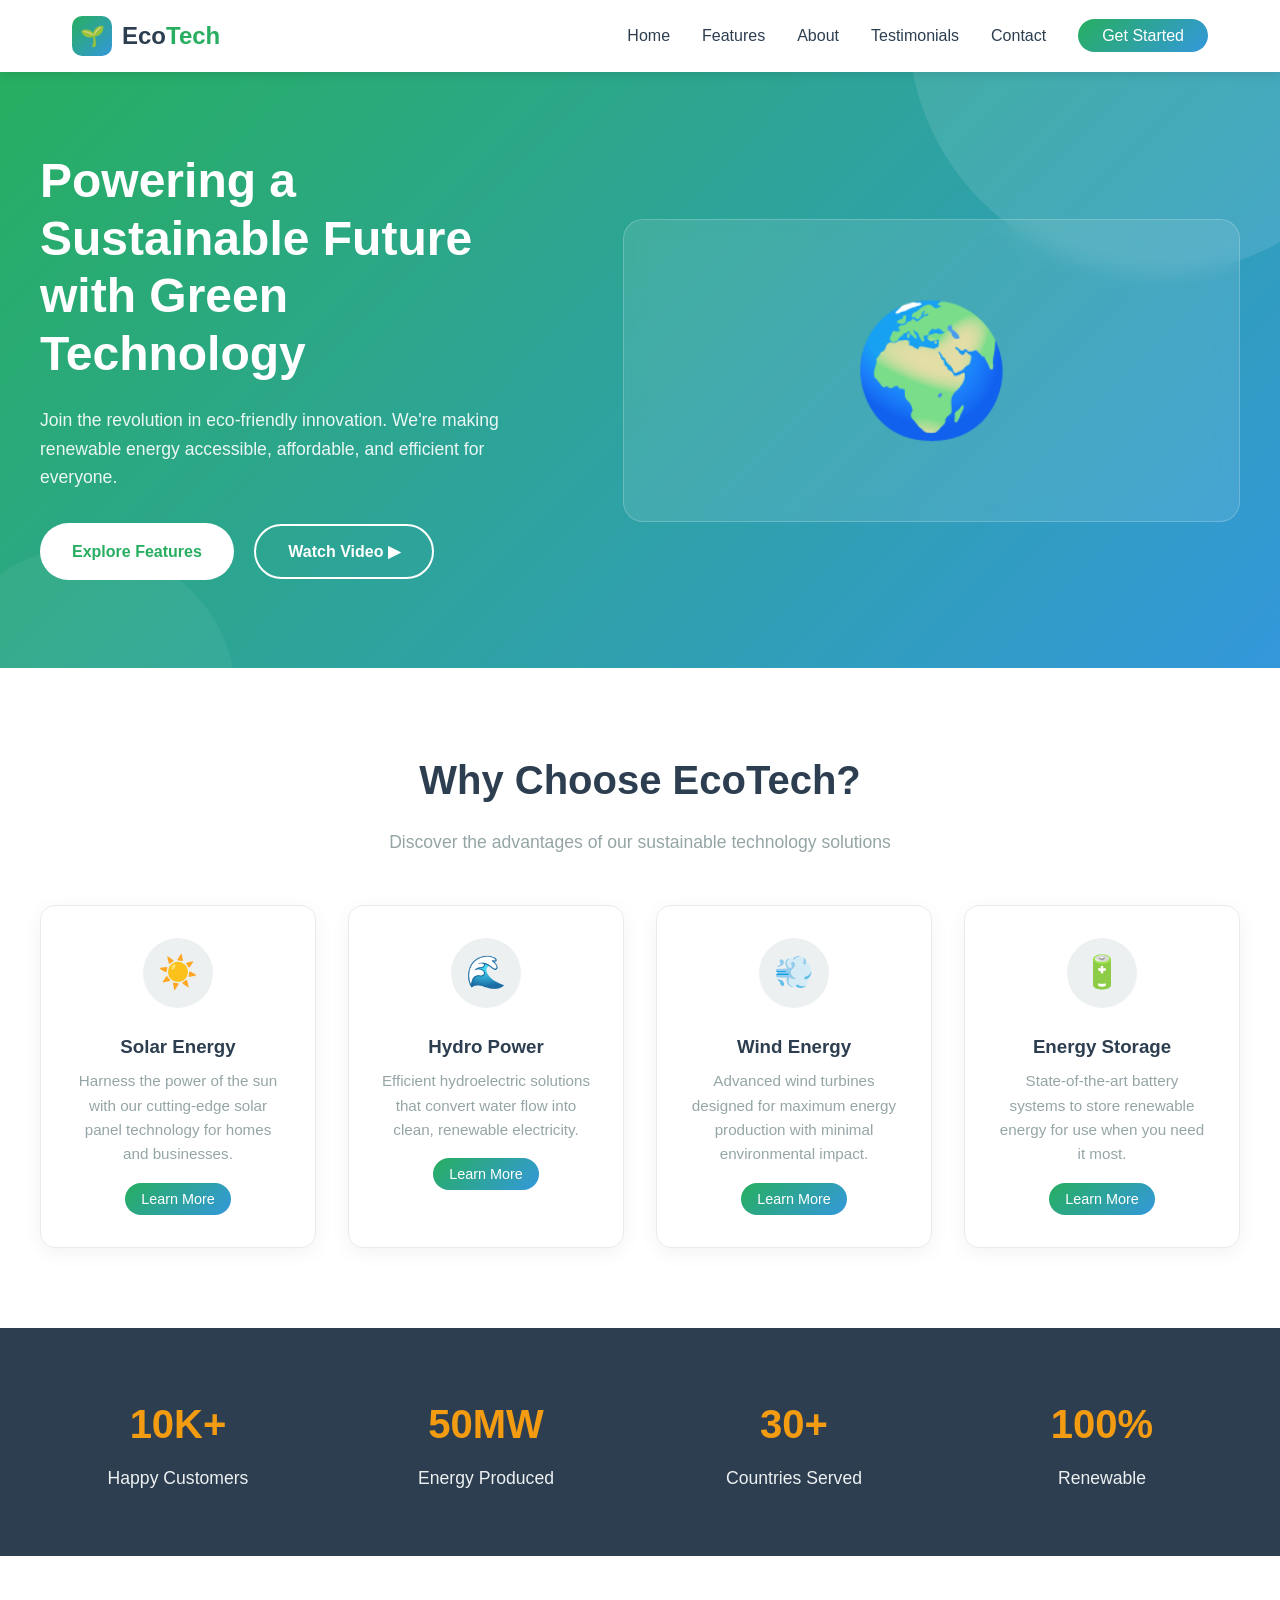
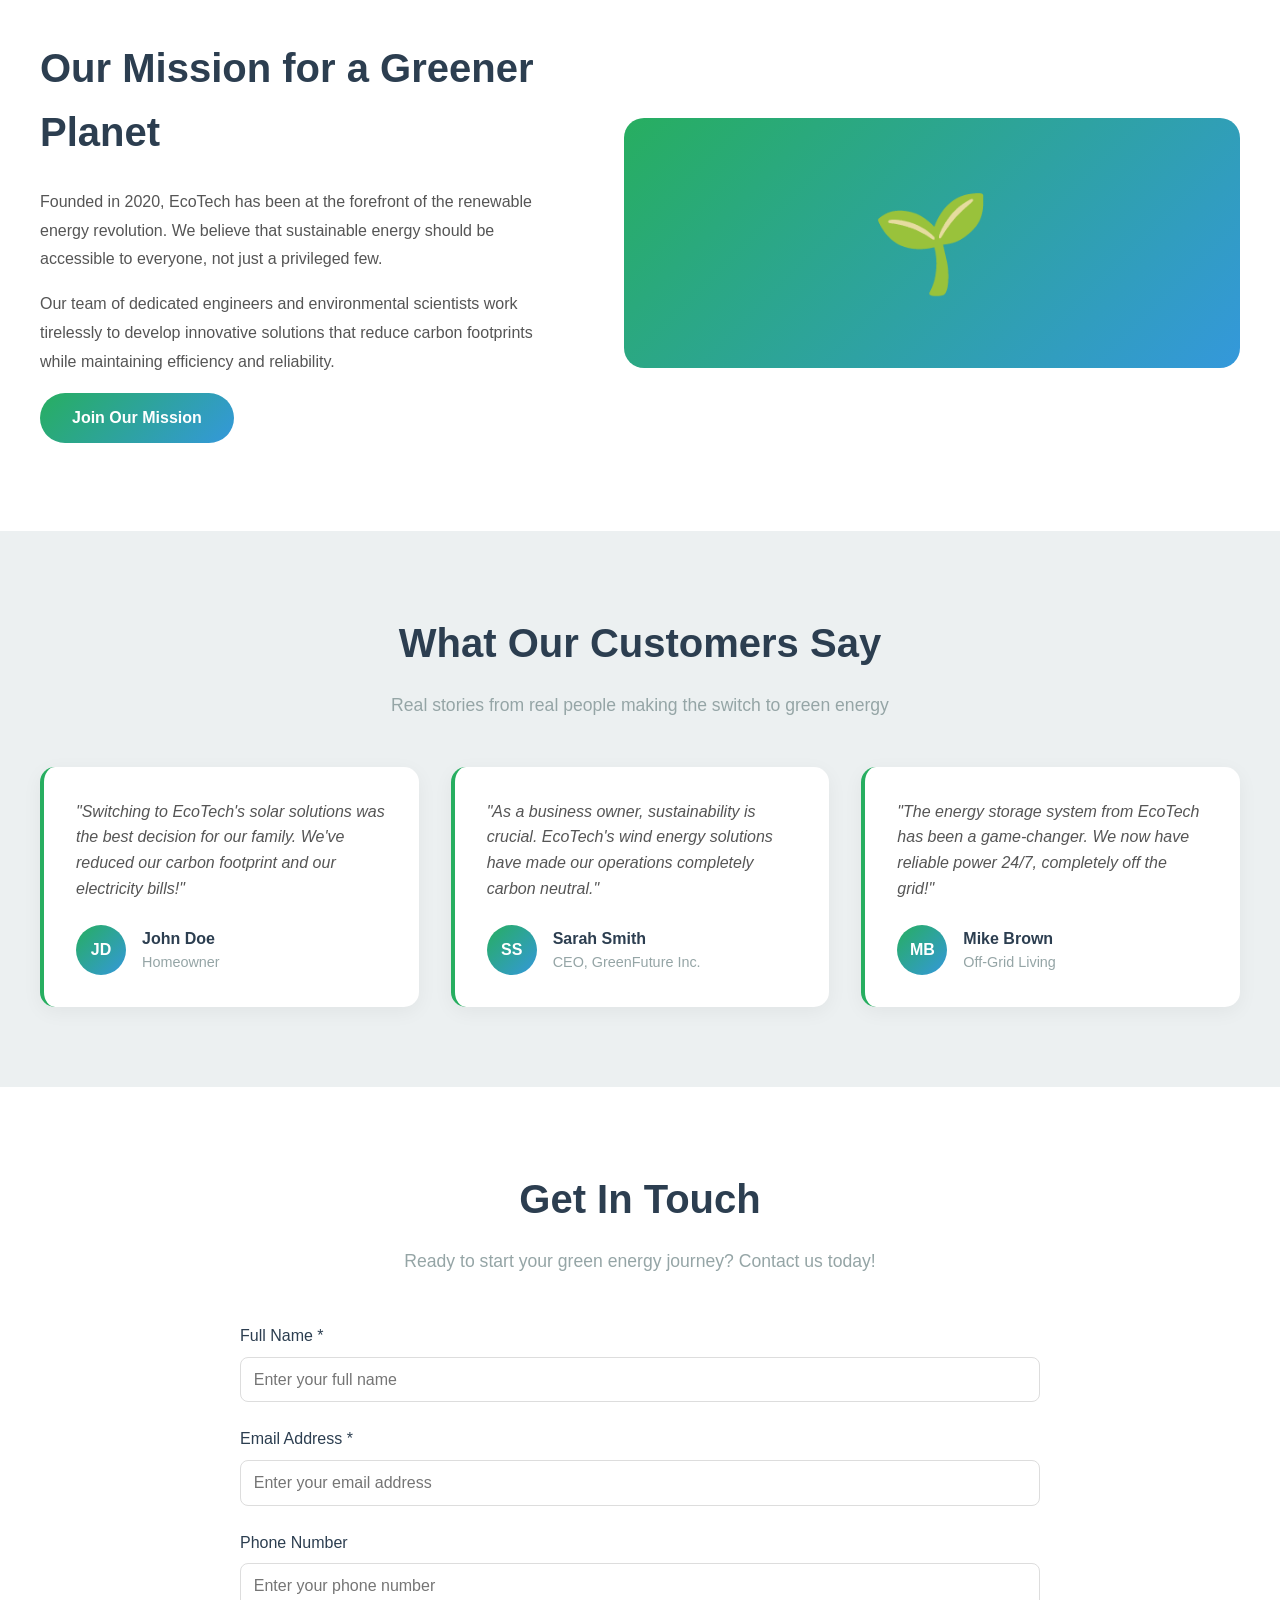
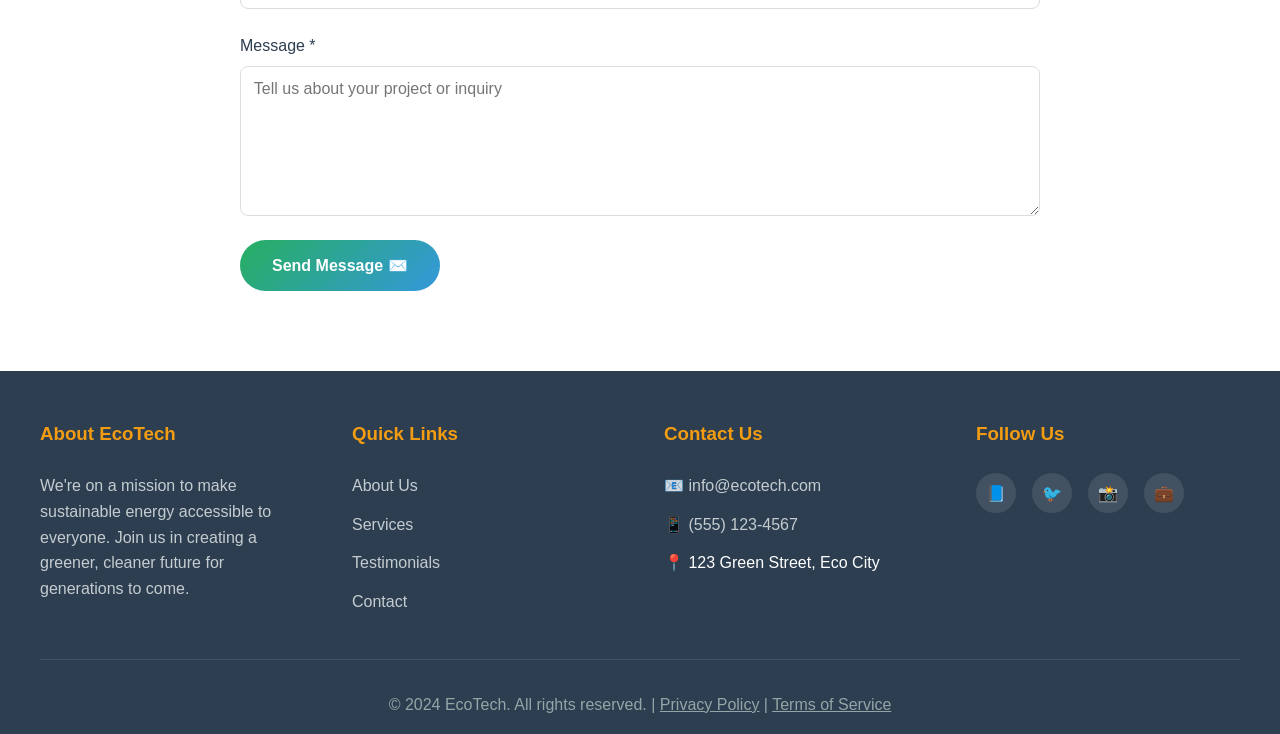
<file: Task2_Landing_Page/index.html>
<!DOCTYPE html>
<html lang="en">
<head>
    <meta charset="UTF-8">
    <meta name="viewport" content="width=device-width, initial-scale=1.0">
    <title>EcoTech - Sustainable Technology Solutions</title>
    <style>
        /* Reset and Base Styles */
        * {
            margin: 0;
            padding: 0;
            box-sizing: border-box;
        }

        html {
            scroll-behavior: smooth; /* Enables smooth scrolling */
        }

        body {
            font-family: 'Segoe UI', Tahoma, Geneva, Verdana, sans-serif;
            line-height: 1.6;
            color: #2c3e50;
            background-color: #f8f9fa;
        }

        /* Color Palette Variables */
        :root {
            --primary: #27ae60;
            --primary-dark: #1e8449;
            --secondary: #3498db;
            --accent: #f39c12;
            --dark: #2c3e50;
            --light: #ecf0f1;
            --white: #ffffff;
            --gray: #95a5a6;
            --gradient: linear-gradient(135deg, #27ae60 0%, #3498db 100%);
        }

        /* Header Styles */
        .header {
            background: var(--white);
            box-shadow: 0 2px 10px rgba(0, 0, 0, 0.1);
            position: sticky;
            top: 0;
            z-index: 1000;
            padding: 0;
        }

        .header-container {
            max-width: 1200px;
            margin: 0 auto;
            display: flex;
            justify-content: space-between;
            align-items: center;
            padding: 1rem 2rem;
        }

        .logo {
            display: flex;
            align-items: center;
            gap: 10px;
            text-decoration: none;
        }

        .logo-icon {
            width: 40px;
            height: 40px;
            background: var(--gradient);
            border-radius: 10px;
            display: flex;
            align-items: center;
            justify-content: center;
            color: white;
            font-size: 20px;
            font-weight: bold;
        }

        .logo-text {
            font-size: 1.5rem;
            font-weight: 700;
            color: var(--dark);
        }

        .logo-text span {
            color: var(--primary);
        }

        .nav-menu {
            display: flex;
            list-style: none;
            gap: 2rem;
            align-items: center;
        }

        .nav-menu a {
            text-decoration: none;
            color: var(--dark);
            font-weight: 500;
            transition: color 0.3s ease;
            position: relative;
        }

        .nav-menu a:hover {
            color: var(--primary);
        }

        .nav-menu a::after {
            content: '';
            position: absolute;
            width: 0;
            height: 2px;
            bottom: -5px;
            left: 0;
            background: var(--primary);
            transition: width 0.3s ease;
        }

        .nav-menu a:hover::after {
            width: 100%;
        }

        .nav-cta {
            background: var(--gradient);
            color: white !important;
            padding: 0.5rem 1.5rem;
            border-radius: 25px;
            text-decoration: none;
            transition: all 0.3s ease;
        }

        .nav-cta:hover {
            transform: translateY(-2px);
            box-shadow: 0 5px 15px rgba(39, 174, 96, 0.3);
        }

        .nav-cta::after {
            display: none !important;
        }

        /* Hero Section */
        .hero {
            background: var(--gradient);
            color: white;
            padding: 5rem 2rem;
            position: relative;
            overflow: hidden;
        }

        .hero::before {
            content: '';
            position: absolute;
            top: -50%;
            right: -10%;
            width: 500px;
            height: 500px;
            background: rgba(255, 255, 255, 0.1);
            border-radius: 50%;
        }

        .hero::after {
            content: '';
            position: absolute;
            bottom: -30%;
            left: -5%;
            width: 300px;
            height: 300px;
            background: rgba(255, 255, 255, 0.05);
            border-radius: 50%;
        }

        .hero-container {
            max-width: 1200px;
            margin: 0 auto;
            display: flex;
            align-items: center;
            gap: 4rem;
            position: relative;
            z-index: 1;
        }

        .hero-content {
            flex: 1;
        }

        .hero-content h1 {
            font-size: 3rem;
            margin-bottom: 1.5rem;
            line-height: 1.2;
        }

        .hero-content p {
            font-size: 1.1rem;
            margin-bottom: 2rem;
            opacity: 0.9;
        }

        .hero-image {
            flex: 1;
            background: rgba(255, 255, 255, 0.1);
            border-radius: 20px;
            padding: 3rem;
            text-align: center;
            backdrop-filter: blur(10px);
            border: 1px solid rgba(255, 255, 255, 0.2);
        }

        .hero-image .icon-large {
            font-size: 8rem;
        }

        .cta-button {
            display: inline-block;
            background: white;
            color: var(--primary);
            padding: 1rem 2rem;
            border-radius: 30px;
            text-decoration: none;
            font-weight: 600;
            transition: all 0.3s ease;
            margin-right: 1rem;
            margin-bottom: 0.5rem;
            cursor: pointer;
            border: none;
            font-size: 1rem;
        }

        .cta-button:hover {
            transform: translateY(-2px);
            box-shadow: 0 10px 25px rgba(0, 0, 0, 0.2);
        }

        .cta-button.secondary {
            background: transparent;
            border: 2px solid white;
            color: white;
        }

        .cta-button.secondary:hover {
            background: white;
            color: var(--primary);
        }

        /* Features Section */
        .features {
            padding: 5rem 2rem;
            background: var(--white);
        }

        .features-container {
            max-width: 1200px;
            margin: 0 auto;
        }

        .section-title {
            text-align: center;
            margin-bottom: 3rem;
        }

        .section-title h2 {
            font-size: 2.5rem;
            color: var(--dark);
            margin-bottom: 1rem;
        }

        .section-title p {
            color: var(--gray);
            font-size: 1.1rem;
        }

        .features-grid {
            display: grid;
            grid-template-columns: repeat(auto-fit, minmax(250px, 1fr));
            gap: 2rem;
            padding: 0;
        }

        .feature-card {
            background: var(--white);
            padding: 2rem;
            border-radius: 15px;
            box-shadow: 0 5px 20px rgba(0, 0, 0, 0.05);
            text-align: center;
            transition: transform 0.3s ease, box-shadow 0.3s ease;
            border: 1px solid #e9ecef;
        }

        .feature-card:hover {
            transform: translateY(-5px);
            box-shadow: 0 10px 30px rgba(0, 0, 0, 0.1);
        }

        .feature-icon {
            width: 70px;
            height: 70px;
            background: var(--light);
            border-radius: 50%;
            display: flex;
            align-items: center;
            justify-content: center;
            margin: 0 auto 1.5rem;
            font-size: 2rem;
        }

        .feature-card h3 {
            color: var(--dark);
            margin-bottom: 0.5rem;
        }

        .feature-card p {
            color: var(--gray);
            font-size: 0.95rem;
        }

        /* Stats Section */
        .stats {
            background: var(--dark);
            color: white;
            padding: 4rem 2rem;
        }

        .stats-container {
            max-width: 1200px;
            margin: 0 auto;
            display: grid;
            grid-template-columns: repeat(auto-fit, minmax(200px, 1fr));
            gap: 2rem;
            text-align: center;
        }

        .stat-item h3 {
            font-size: 2.5rem;
            color: var(--accent);
            margin-bottom: 0.5rem;
        }

        .stat-item p {
            color: var(--light);
            font-size: 1.1rem;
        }

        /* About Section */
        .about {
            padding: 5rem 2rem;
            background: var(--white);
        }

        .about-container {
            max-width: 1200px;
            margin: 0 auto;
            display: flex;
            align-items: center;
            gap: 4rem;
        }

        .about-content {
            flex: 1;
        }

        .about-content h2 {
            font-size: 2.5rem;
            color: var(--dark);
            margin-bottom: 1.5rem;
        }

        .about-content p {
            color: #555;
            margin-bottom: 1rem;
            line-height: 1.8;
        }

        .about-image {
            flex: 1;
            background: var(--gradient);
            border-radius: 20px;
            padding: 3rem;
            text-align: center;
            color: white;
            font-size: 6rem;
        }

        /* Testimonials Section */
        .testimonials {
            padding: 5rem 2rem;
            background: var(--light);
        }

        .testimonials-container {
            max-width: 1200px;
            margin: 0 auto;
        }

        .testimonials-grid {
            display: grid;
            grid-template-columns: repeat(auto-fit, minmax(300px, 1fr));
            gap: 2rem;
        }

        .testimonial-card {
            background: white;
            padding: 2rem;
            border-radius: 15px;
            box-shadow: 0 5px 20px rgba(0, 0, 0, 0.05);
            border-left: 4px solid var(--primary);
        }

        .testimonial-card p {
            font-style: italic;
            color: #555;
            margin-bottom: 1.5rem;
        }

        .testimonial-author {
            display: flex;
            align-items: center;
            gap: 1rem;
        }

        .author-avatar {
            width: 50px;
            height: 50px;
            background: var(--gradient);
            border-radius: 50%;
            display: flex;
            align-items: center;
            justify-content: center;
            color: white;
            font-weight: bold;
        }

        .author-info h4 {
            color: var(--dark);
        }

        .author-info p {
            color: var(--gray);
            margin: 0;
            font-style: normal;
            font-size: 0.9rem;
        }

        /* Contact Section */
        .contact {
            padding: 5rem 2rem;
            background: var(--white);
        }

        .contact-container {
            max-width: 800px;
            margin: 0 auto;
        }

        .contact-form {
            display: grid;
            gap: 1.5rem;
        }

        .form-group {
            display: flex;
            flex-direction: column;
        }

        .form-group label {
            margin-bottom: 0.5rem;
            color: var(--dark);
            font-weight: 500;
        }

        .form-group input,
        .form-group textarea {
            padding: 0.8rem;
            border: 1px solid #ddd;
            border-radius: 8px;
            font-family: inherit;
            font-size: 1rem;
            transition: border-color 0.3s ease;
        }

        .form-group input:focus,
        .form-group textarea:focus {
            outline: none;
            border-color: var(--primary);
            box-shadow: 0 0 0 3px rgba(39, 174, 96, 0.1);
        }

        .form-group textarea {
            resize: vertical;
            min-height: 150px;
        }

        .submit-btn {
            background: var(--gradient);
            color: white;
            padding: 1rem 2rem;
            border: none;
            border-radius: 30px;
            font-size: 1rem;
            font-weight: 600;
            cursor: pointer;
            transition: all 0.3s ease;
            justify-self: start;
        }

        .submit-btn:hover {
            transform: translateY(-2px);
            box-shadow: 0 10px 25px rgba(39, 174, 96, 0.3);
        }

        /* Footer */
        .footer {
            background: var(--dark);
            color: white;
            padding: 3rem 2rem 1rem;
        }

        .footer-container {
            max-width: 1200px;
            margin: 0 auto;
            display: grid;
            grid-template-columns: repeat(auto-fit, minmax(250px, 1fr));
            gap: 3rem;
            margin-bottom: 2rem;
        }

        .footer-section h3 {
            margin-bottom: 1.5rem;
            color: var(--accent);
        }

        .footer-section p {
            color: var(--light);
            margin-bottom: 1rem;
            opacity: 0.8;
        }

        .footer-links {
            list-style: none;
        }

        .footer-links li {
            margin-bottom: 0.8rem;
        }

        .footer-links a {
            color: var(--light);
            text-decoration: none;
            transition: color 0.3s ease;
            opacity: 0.8;
            cursor: pointer;
        }

        .footer-links a:hover {
            color: var(--accent);
            opacity: 1;
        }

        .social-links {
            display: flex;
            gap: 1rem;
        }

        .social-icon {
            width: 40px;
            height: 40px;
            background: rgba(255, 255, 255, 0.1);
            border-radius: 50%;
            display: flex;
            align-items: center;
            justify-content: center;
            transition: background 0.3s ease;
            text-decoration: none;
            color: white;
            cursor: pointer;
        }

        .social-icon:hover {
            background: var(--accent);
        }

        .footer-bottom {
            max-width: 1200px;
            margin: 0 auto;
            text-align: center;
            padding-top: 2rem;
            border-top: 1px solid rgba(255, 255, 255, 0.1);
            color: var(--gray);
        }

        /* Toast Notification */
        .toast {
            position: fixed;
            bottom: 20px;
            right: 20px;
            background: var(--primary);
            color: white;
            padding: 1rem 2rem;
            border-radius: 10px;
            box-shadow: 0 5px 15px rgba(0, 0, 0, 0.2);
            transform: translateX(400px);
            transition: transform 0.3s ease;
            z-index: 10000;
        }

        .toast.show {
            transform: translateX(0);
        }

        /* Responsive Design */
        @media (max-width: 768px) {
            .hero-container,
            .about-container {
                flex-direction: column;
                text-align: center;
            }

            .hero-content h1 {
                font-size: 2.5rem;
            }

            .header-container {
                flex-direction: column;
                gap: 1rem;
            }

            .nav-menu {
                flex-wrap: wrap;
                justify-content: center;
            }

            .features-grid,
            .testimonials-grid {
                grid-template-columns: 1fr;
            }

            .stats-container {
                grid-template-columns: repeat(2, 1fr);
            }

            .footer-container {
                grid-template-columns: 1fr;
                text-align: center;
            }

            .social-links {
                justify-content: center;
            }

            .submit-btn {
                justify-self: center;
                width: 100%;
            }
        }

        @media (max-width: 480px) {
            .hero-content h1 {
                font-size: 2rem;
            }

            .stats-container {
                grid-template-columns: 1fr;
            }

            .nav-menu {
                gap: 1rem;
            }
        }
    </style>
</head>
<body>
    <!-- Header Section -->
    <header class="header">
        <div class="header-container">
            <a href="#home" class="logo">
                <div class="logo-icon">🌱</div>
                <div class="logo-text">Eco<span>Tech</span></div>
            </a>
            <nav>
                <ul class="nav-menu">
                    <li><a href="#home">Home</a></li>
                    <li><a href="#features">Features</a></li>
                    <li><a href="#about">About</a></li>
                    <li><a href="#testimonials">Testimonials</a></li>
                    <li><a href="#contact">Contact</a></li>
                    <li><a href="#contact" class="nav-cta">Get Started</a></li>
                </ul>
            </nav>
        </div>
    </header>

    <!-- Hero Section -->
    <section class="hero" id="home">
        <div class="hero-container">
            <div class="hero-content">
                <h1>Powering a Sustainable Future with Green Technology</h1>
                <p>Join the revolution in eco-friendly innovation. We're making renewable energy accessible, affordable, and efficient for everyone.</p>
                <div>
                    <a href="#features" class="cta-button">Explore Features</a>
                    <button onclick="showToast('Demo video coming soon! 🎥')" class="cta-button secondary">Watch Video ▶</button>
                </div>
            </div>
            <div class="hero-image">
                <div class="icon-large">🌍</div>
            </div>
        </div>
    </section>

    <!-- Features Section -->
    <section class="features" id="features">
        <div class="features-container">
            <div class="section-title">
                <h2>Why Choose EcoTech?</h2>
                <p>Discover the advantages of our sustainable technology solutions</p>
            </div>
            <div class="features-grid">
                <div class="feature-card">
                    <div class="feature-icon">☀️</div>
                    <h3>Solar Energy</h3>
                    <p>Harness the power of the sun with our cutting-edge solar panel technology for homes and businesses.</p>
                    <button onclick="showToast('Learn more about Solar Energy! ☀️')" style="margin-top: 1rem; background: var(--gradient); color: white; border: none; padding: 0.5rem 1rem; border-radius: 20px; cursor: pointer; font-size: 0.9rem;">Learn More</button>
                </div>
                <div class="feature-card">
                    <div class="feature-icon">🌊</div>
                    <h3>Hydro Power</h3>
                    <p>Efficient hydroelectric solutions that convert water flow into clean, renewable electricity.</p>
                    <button onclick="showToast('Learn more about Hydro Power! 🌊')" style="margin-top: 1rem; background: var(--gradient); color: white; border: none; padding: 0.5rem 1rem; border-radius: 20px; cursor: pointer; font-size: 0.9rem;">Learn More</button>
                </div>
                <div class="feature-card">
                    <div class="feature-icon">💨</div>
                    <h3>Wind Energy</h3>
                    <p>Advanced wind turbines designed for maximum energy production with minimal environmental impact.</p>
                    <button onclick="showToast('Learn more about Wind Energy! 💨')" style="margin-top: 1rem; background: var(--gradient); color: white; border: none; padding: 0.5rem 1rem; border-radius: 20px; cursor: pointer; font-size: 0.9rem;">Learn More</button>
                </div>
                <div class="feature-card">
                    <div class="feature-icon">🔋</div>
                    <h3>Energy Storage</h3>
                    <p>State-of-the-art battery systems to store renewable energy for use when you need it most.</p>
                    <button onclick="showToast('Learn more about Energy Storage! 🔋')" style="margin-top: 1rem; background: var(--gradient); color: white; border: none; padding: 0.5rem 1rem; border-radius: 20px; cursor: pointer; font-size: 0.9rem;">Learn More</button>
                </div>
            </div>
        </div>
    </section>

    <!-- Stats Section -->
    <section class="stats">
        <div class="stats-container">
            <div class="stat-item">
                <h3>10K+</h3>
                <p>Happy Customers</p>
            </div>
            <div class="stat-item">
                <h3>50MW</h3>
                <p>Energy Produced</p>
            </div>
            <div class="stat-item">
                <h3>30+</h3>
                <p>Countries Served</p>
            </div>
            <div class="stat-item">
                <h3>100%</h3>
                <p>Renewable</p>
            </div>
        </div>
    </section>

    <!-- About Section -->
    <section class="about" id="about">
        <div class="about-container">
            <div class="about-content">
                <h2>Our Mission for a Greener Planet</h2>
                <p>Founded in 2020, EcoTech has been at the forefront of the renewable energy revolution. We believe that sustainable energy should be accessible to everyone, not just a privileged few.</p>
                <p>Our team of dedicated engineers and environmental scientists work tirelessly to develop innovative solutions that reduce carbon footprints while maintaining efficiency and reliability.</p>
                <button onclick="showToast('Thank you for your interest! Check our contact section. 📧')" class="cta-button" style="background: var(--gradient); color: white; border: none;">Join Our Mission</button>
            </div>
            <div class="about-image">
                🌱
            </div>
        </div>
    </section>

    <!-- Testimonials Section -->
    <section class="testimonials" id="testimonials">
        <div class="testimonials-container">
            <div class="section-title">
                <h2>What Our Customers Say</h2>
                <p>Real stories from real people making the switch to green energy</p>
            </div>
            <div class="testimonials-grid">
                <div class="testimonial-card">
                    <p>"Switching to EcoTech's solar solutions was the best decision for our family. We've reduced our carbon footprint and our electricity bills!"</p>
                    <div class="testimonial-author">
                        <div class="author-avatar">JD</div>
                        <div class="author-info">
                            <h4>John Doe</h4>
                            <p>Homeowner</p>
                        </div>
                    </div>
                </div>
                <div class="testimonial-card">
                    <p>"As a business owner, sustainability is crucial. EcoTech's wind energy solutions have made our operations completely carbon neutral."</p>
                    <div class="testimonial-author">
                        <div class="author-avatar">SS</div>
                        <div class="author-info">
                            <h4>Sarah Smith</h4>
                            <p>CEO, GreenFuture Inc.</p>
                        </div>
                    </div>
                </div>
                <div class="testimonial-card">
                    <p>"The energy storage system from EcoTech has been a game-changer. We now have reliable power 24/7, completely off the grid!"</p>
                    <div class="testimonial-author">
                        <div class="author-avatar">MB</div>
                        <div class="author-info">
                            <h4>Mike Brown</h4>
                            <p>Off-Grid Living</p>
                        </div>
                    </div>
                </div>
            </div>
        </div>
    </section>

    <!-- Contact Section -->
    <section class="contact" id="contact">
        <div class="contact-container">
            <div class="section-title">
                <h2>Get In Touch</h2>
                <p>Ready to start your green energy journey? Contact us today!</p>
            </div>
            <form class="contact-form" id="contactForm" onsubmit="handleSubmit(event)">
                <div class="form-group">
                    <label for="name">Full Name *</label>
                    <input type="text" id="name" name="name" required placeholder="Enter your full name">
                </div>
                <div class="form-group">
                    <label for="email">Email Address *</label>
                    <input type="email" id="email" name="email" required placeholder="Enter your email address">
                </div>
                <div class="form-group">
                    <label for="phone">Phone Number</label>
                    <input type="tel" id="phone" name="phone" placeholder="Enter your phone number">
                </div>
                <div class="form-group">
                    <label for="message">Message *</label>
                    <textarea id="message" name="message" required placeholder="Tell us about your project or inquiry"></textarea>
                </div>
                <button type="submit" class="submit-btn">Send Message ✉️</button>
            </form>
        </div>
    </section>

    <!-- Footer -->
    <footer class="footer">
        <div class="footer-container">
            <div class="footer-section">
                <h3>About EcoTech</h3>
                <p>We're on a mission to make sustainable energy accessible to everyone. Join us in creating a greener, cleaner future for generations to come.</p>
            </div>
            <div class="footer-section">
                <h3>Quick Links</h3>
                <ul class="footer-links">
                    <li><a href="#about">About Us</a></li>
                    <li><a href="#features">Services</a></li>
                    <li><a href="#testimonials">Testimonials</a></li>
                    <li><a href="#contact">Contact</a></li>
                </ul>
            </div>
            <div class="footer-section">
                <h3>Contact Us</h3>
                <ul class="footer-links">
                    <li><a href="mailto:info@ecotech.com">📧 info@ecotech.com</a></li>
                    <li><a href="tel:+15551234567">📱 (555) 123-4567</a></li>
                    <li>📍 123 Green Street, Eco City</li>
                </ul>
            </div>
            <div class="footer-section">
                <h3>Follow Us</h3>
                <div class="social-links">
                    <a href="#" onclick="showToast('Follow us on Facebook! 📘')" class="social-icon">📘</a>
                    <a href="#" onclick="showToast('Follow us on Twitter! 🐦')" class="social-icon">🐦</a>
                    <a href="#" onclick="showToast('Follow us on Instagram! 📸')" class="social-icon">📸</a>
                    <a href="#" onclick="showToast('Connect on LinkedIn! 💼')" class="social-icon">💼</a>
                </div>
            </div>
        </div>
        <div class="footer-bottom">
            <p>&copy; 2024 EcoTech. All rights reserved. | <a href="#" onclick="showToast('Privacy Policy page coming soon!')" style="color: var(--gray);">Privacy Policy</a> | <a href="#" onclick="showToast('Terms of Service page coming soon!')" style="color: var(--gray);">Terms of Service</a></p>
        </div>
    </footer>

    <!-- Toast Notification -->
    <div class="toast" id="toast"></div>

    <script>
        // Smooth scroll for all anchor links
        document.querySelectorAll('a[href^="#"]').forEach(anchor => {
            anchor.addEventListener('click', function (e) {
                e.preventDefault();
                const target = document.querySelector(this.getAttribute('href'));
                if (target) {
                    target.scrollIntoView({
                        behavior: 'smooth',
                        block: 'start'
                    });
                }
            });
        });

        // Toast notification function
        function showToast(message) {
            const toast = document.getElementById('toast');
            toast.textContent = message;
            toast.classList.add('show');
            
            setTimeout(() => {
                toast.classList.remove('show');
            }, 3000);
        }

        // Form submission handler
        function handleSubmit(event) {
            event.preventDefault();
            
            const name = document.getElementById('name').value;
            const email = document.getElementById('email').value;
            
            if (name && email) {
                showToast(`Thank you ${name}! We'll contact you at ${email} soon. ✉️`);
                event.target.reset();
            } else {
                showToast('Please fill in all required fields. ⚠️');
            }
        }

        // Add keyboard accessibility
        document.addEventListener('keydown', function(e) {
            if (e.key === 'Escape') {
                const toast = document.getElementById('toast');
                toast.classList.remove('show');
            }
        });
    </script>
</body>
</html>
</file>
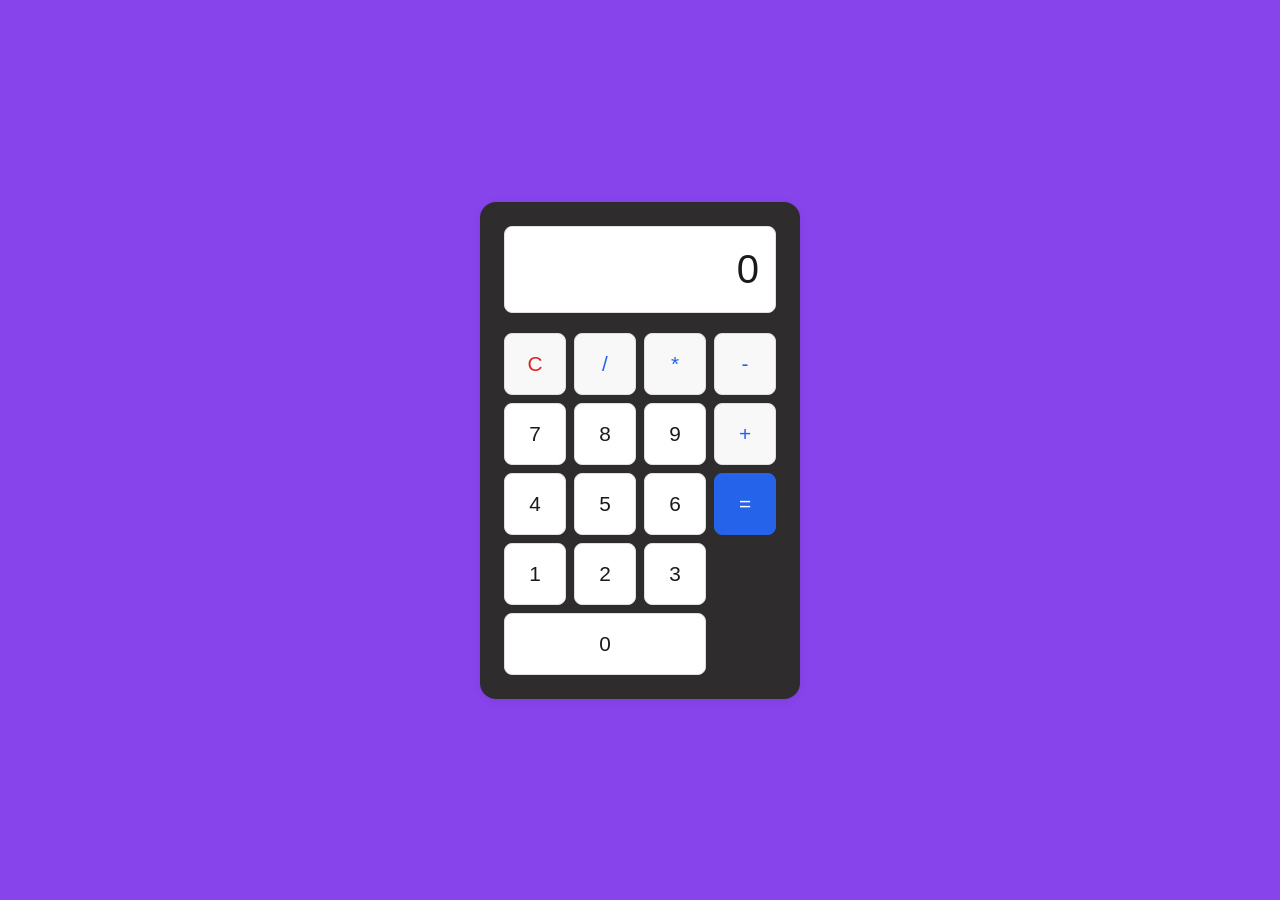
<file: Task3_Calculator/index.html>
<!DOCTYPE html>
<html lang="en">
<head>
    <meta charset="UTF-8">
    <meta name="viewport" content="width=device-width, initial-scale=1.0">
    <title>Basic Calculator</title>
    <link rel="stylesheet" href="style.css">
</head>
<body>

<div class="calculator">
    <div class="display" id="display">0</div>

    <div class="buttons">
        <button class="btn clear">C</button>
        <button class="btn operator">/</button>
        <button class="btn operator">*</button>
        <button class="btn operator">-</button>
        
        <button class="btn number">7</button>
        <button class="btn number">8</button>
        <button class="btn number">9</button>
        <button class="btn operator">+</button>
        
        <button class="btn number">4</button>
        <button class="btn number">5</button>
        <button class="btn number">6</button>
        <button class="btn equals">=</button>
        
        <button class="btn number">1</button>
        <button class="btn number">2</button>
        <button class="btn number">3</button>
        <button class="btn number zero">0</button>
    </div>
</div>

<script src="script.js"></script>
</body>
</html>
</file>
<file: Task3_Calculator/style.css>
* {
    margin: 0;
    padding: 0;
    box-sizing: border-box;
}

body {
    display: flex;
    justify-content: center;
    align-items: center;
    height: 100vh;
    background-color: #8744eb;
    font-family: -apple-system, BlinkMacSystemFont, 'Segoe UI', Roboto, sans-serif;
}

.calculator {
    background-color: #2e2c2c;
    padding: 24px;
    border-radius: 16px;
    width: 320px;
    box-shadow: 0 2px 10px rgba(0, 0, 0, 0.08);
}

.display {
    background-color: #ffffff;
    color: #1a1a1a;
    font-size: 2.5rem;
    font-weight: 300;
    text-align: right;
    padding: 20px 16px;
    border-radius: 8px;
    margin-bottom: 20px;
    min-height: 80px;
    display: flex;
    align-items: center;
    justify-content: flex-end;
    overflow-x: auto;
    border: 1px solid #e0e0e0;
}

.buttons {
    display: grid;
    grid-template-columns: repeat(4, 1fr);
    gap: 8px;
}

.btn {
    background-color: #ffffff;
    color: #1a1a1a;
    font-size: 1.3rem;
    padding: 18px;
    border: 1px solid #e0e0e0;
    border-radius: 8px;
    cursor: pointer;
    transition: background-color 0.15s ease;
    font-weight: 400;
}

.btn:hover {
    background-color: #f0f0f0;
}

.btn:active {
    background-color: #e0e0e0;
}

.operator {
    background-color: #f8f8f8;
    color: #2563eb;
    font-weight: 500;
}

.operator:hover {
    background-color: #e8edff;
}

.operator:active {
    background-color: #d0d8ff;
}

.clear {
    background-color: #f8f8f8;
    color: #dc2626;
    font-weight: 500;
}

.clear:hover {
    background-color: #fee2e2;
}

.clear:active {
    background-color: #fecaca;
}

.equals {
    background-color: #2563eb;
    color: white;
    font-weight: 500;
    border: 1px solid #2563eb;
}

.equals:hover {
    background-color: #1d4ed8;
}

.equals:active {
    background-color: #1e40af;
}

.zero {
    grid-column: span 3;
}
</file>
